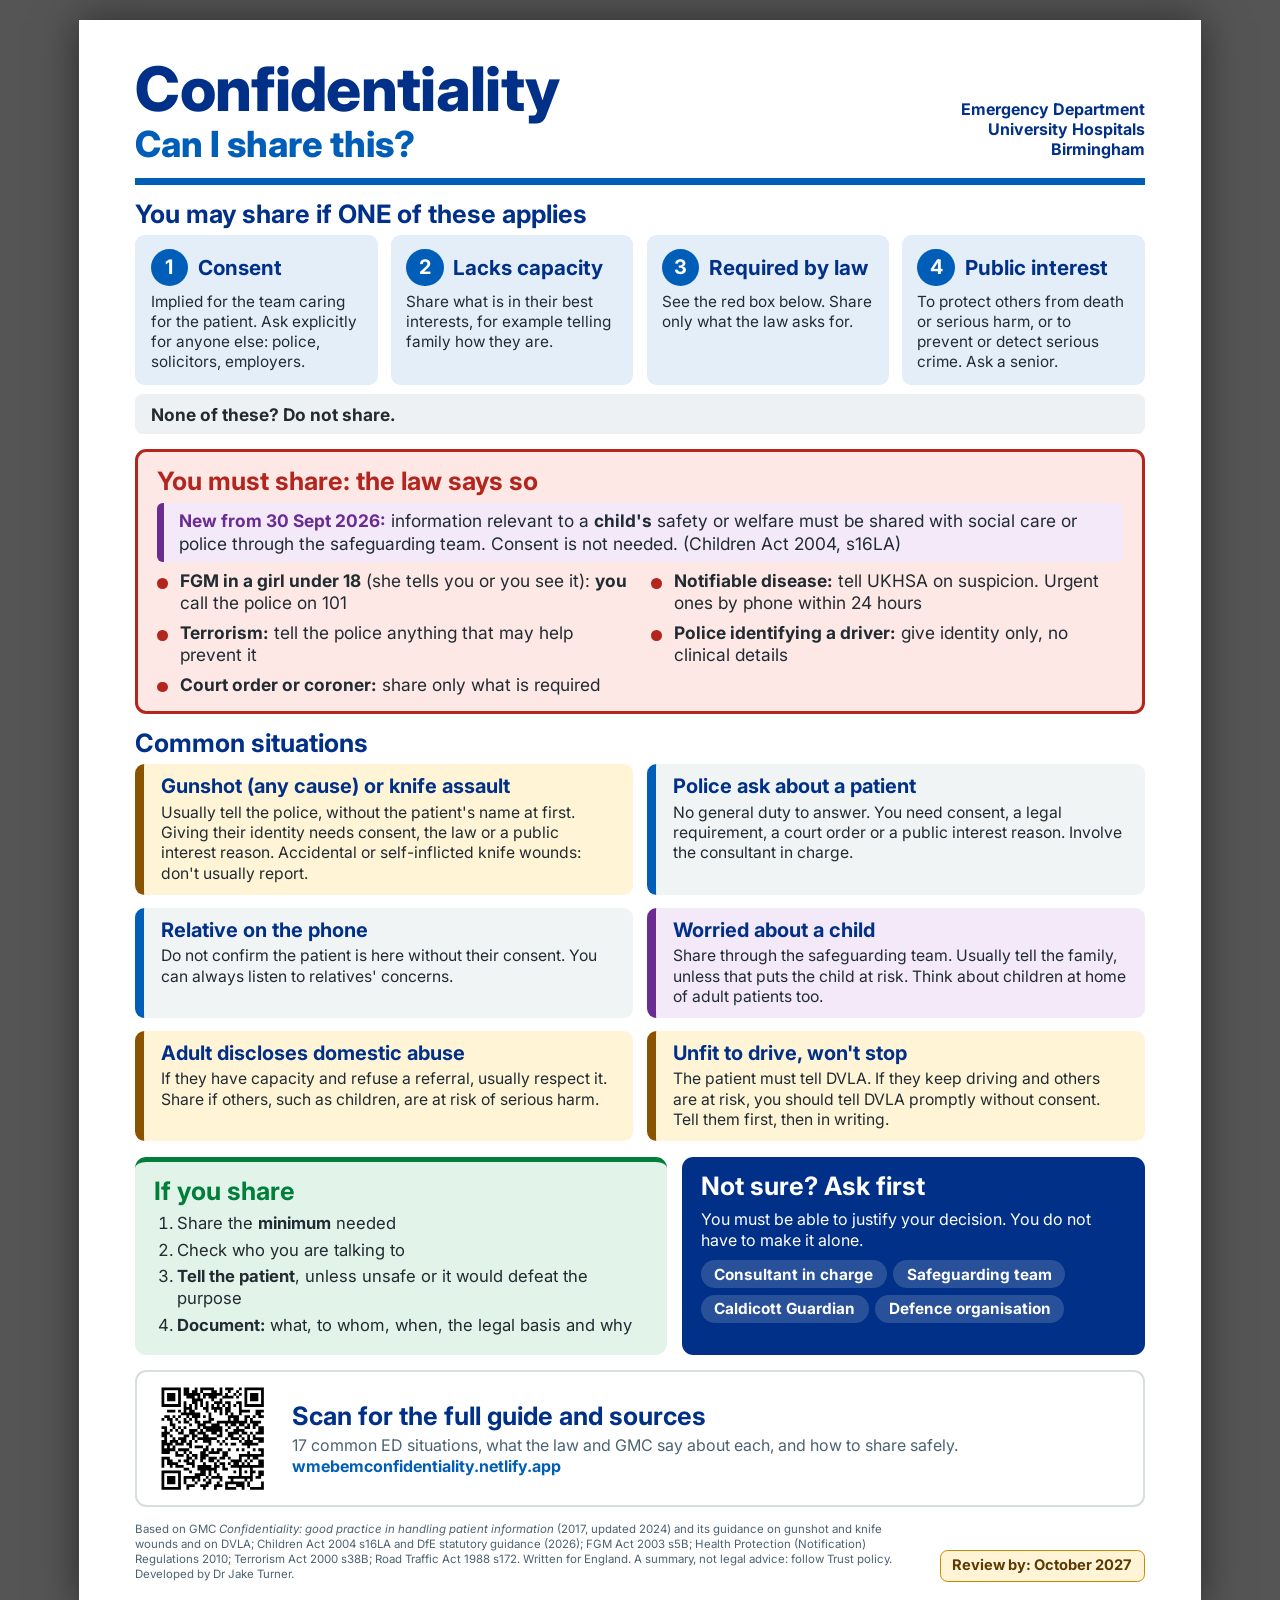
<file: poster/index.html>
<!DOCTYPE html>
<html lang="en-GB">
<head>
<meta charset="UTF-8">
<meta name="viewport" content="width=device-width, initial-scale=1.0">
<title>Confidentiality: A3 poster</title>
<link href="https://fonts.googleapis.com/css2?family=Inter:wght@400;600;700;800&display=swap" rel="stylesheet">
<style>
:root { --blue:#005eb8; --dark-blue:#003087; --text:#212b32; --muted:#4c6272; --line:#d8dde0; --must:#b3261e; --must-bg:#fde8e6; --may:#8a5300; --may-bg:#fff4d6; --ok:#007f3b; --ok-bg:#e2f3e9; --new:#6b2c91; --new-bg:#f3e9f8; }
* { box-sizing:border-box; -webkit-print-color-adjust:exact !important; print-color-adjust:exact !important; }
html,body { margin:0; padding:0; }
body { font-family:'Inter',Arial,sans-serif; color:var(--text); background:#555; }
.poster { width:297mm; height:420mm; margin:0 auto; background:#fff; padding:10mm 15mm 7mm; display:flex; flex-direction:column; gap:4mm; overflow:hidden; }
header { display:flex; align-items:flex-end; gap:8mm; border-bottom:2mm solid var(--blue); padding-bottom:4mm; }
header h1 { flex:1; margin:0; font-size:46pt; line-height:1.02; color:var(--dark-blue); font-weight:800; letter-spacing:-0.5pt; }
header h1 span { display:block; font-size:27pt; color:var(--blue); font-weight:800; letter-spacing:0; margin-top:1.5mm; }
.org { flex:none; text-align:right; font-size:12pt; font-weight:700; color:var(--dark-blue); line-height:1.25; padding-bottom:1mm; }
h2.sec { margin:0 0 2mm; font-size:19pt; color:var(--dark-blue); line-height:1.1; }
.four { display:grid; grid-template-columns:repeat(4,1fr); gap:3.5mm; }
.four div { background:#e3eef9; border-radius:2.5mm; padding:3.5mm 4mm; }
.four b { display:flex; align-items:center; gap:2.5mm; font-size:15.5pt; color:var(--dark-blue); line-height:1.12; margin-bottom:1.5mm; }
.four b i { font-style:normal; flex:none; width:10mm; height:10mm; border-radius:50%; background:var(--blue); color:#fff; display:flex; align-items:center; justify-content:center; font-size:15pt; }
.four p { margin:0; font-size:11.5pt; line-height:1.3; color:var(--text); }
.none { margin:2.5mm 0 0; background:#eef1f3; border-radius:2mm; padding:2.5mm 4mm; font-size:13pt; font-weight:700; color:var(--text); }
.must { border:1mm solid var(--must); border-radius:3mm; padding:4mm 5mm; background:var(--must-bg); }
.must h2 { color:var(--must); }
.must ul { margin:0; padding:0; list-style:none; display:grid; grid-template-columns:1fr 1fr; gap:2mm 6mm; }
.must li { font-size:13pt; line-height:1.28; padding-left:6mm; position:relative; }
.must li::before { content:""; position:absolute; left:0; top:2.2mm; width:2.8mm; height:2.8mm; background:var(--must); border-radius:50%; }
.must li.new { grid-column:1 / -1; background:var(--new-bg); border-left:2mm solid var(--new); border-radius:1.5mm; padding:2mm 3mm 2mm 4mm; }
.must li.new::before { display:none; }
.must li.new b.flag { color:var(--new); }
.grid { display:grid; grid-template-columns:1fr 1fr; gap:3.5mm; }
.tile { border-radius:2.5mm; padding:2.8mm 4.5mm; background:#f0f4f5; border-left:2.5mm solid var(--blue); }
.tile.may { border-left-color:var(--may); background:var(--may-bg); }
.tile.child { border-left-color:var(--new); background:var(--new-bg); }
.tile h3 { margin:0 0 1.2mm; font-size:15pt; line-height:1.15; color:var(--dark-blue); }
.tile p { margin:0; font-size:11.8pt; line-height:1.3; }
.bottom { display:grid; grid-template-columns:1.15fr 1fr; gap:4mm; }
.how { background:var(--ok-bg); border-radius:3mm; padding:4mm 5mm; border-top:1.5mm solid var(--ok); }
.how h2 { color:var(--ok); }
.how ol { margin:0; padding-left:6mm; font-size:12.5pt; line-height:1.32; }
.how li { margin:0 0 1.2mm; }
.ask { background:var(--dark-blue); color:#fff; border-radius:3mm; padding:4mm 5mm; display:flex; flex-direction:column; gap:2.5mm; }
.ask h2 { color:#fff; margin:0; }
.ask p { margin:0; font-size:12pt; line-height:1.3; }
.ask ul { margin:0; padding:0; list-style:none; display:flex; flex-wrap:wrap; gap:1.8mm; }
.ask li { background:rgba(255,255,255,.16); border-radius:10mm; padding:1.2mm 3.5mm; font-size:11.5pt; font-weight:700; }
.qrband { display:flex; align-items:center; gap:6mm; border:0.6mm solid var(--line); border-radius:3mm; padding:2.5mm 5mm; }
.qrband svg { width:30mm; height:30mm; flex:none; }
.qrband h2 { margin:0 0 1mm; font-size:19pt; color:var(--dark-blue); }
.qrband p { margin:0; font-size:12pt; line-height:1.3; color:var(--muted); }
.qrband .url { font-weight:700; color:var(--blue); }
footer { margin-top:auto; display:flex; align-items:flex-end; gap:6mm; font-size:8.6pt; color:var(--muted); line-height:1.32; }
footer div:first-child { flex:1; }
footer .review { background:#fff4d6; border:0.5mm solid #c98a00; color:#5c3a00; border-radius:2mm; padding:1.5mm 3mm; font-weight:700; font-size:11pt; white-space:nowrap; }
@media screen { body { padding:20px 0; } .poster { box-shadow:0 0 40px rgba(0,0,0,.5); } }
@media print { @page { size:A3 portrait; margin:0; } body { background:#fff; } }
</style>
</head>
<body>
<div class="poster">

<header>
  <h1>Confidentiality<span>Can I share this?</span></h1>
  <div class="org">Emergency Department<br>University Hospitals<br>Birmingham</div>
</header>

<section>
  <h2 class="sec">You may share if ONE of these applies</h2>
  <div class="four">
    <div><b><i>1</i>Consent</b><p>Implied for the team caring for the patient. Ask explicitly for anyone else: police, solicitors, employers.</p></div>
    <div><b><i>2</i>Lacks capacity</b><p>Share what is in their best interests, for example telling family how they are.</p></div>
    <div><b><i>3</i>Required by law</b><p>See the red box below. Share only what the law asks for.</p></div>
    <div><b><i>4</i>Public interest</b><p>To protect others from death or serious harm, or to prevent or detect serious crime. Ask a senior.</p></div>
  </div>
  <p class="none">None of these? Do not share.</p>
</section>

<section class="must">
  <h2 class="sec">You must share: the law says so</h2>
  <ul>
    <li class="new"><b class="flag">New from 30 Sept 2026:</b> information relevant to a <b>child's</b> safety or welfare must be shared with social care or police through the safeguarding team. Consent is not needed. <span style="white-space:nowrap">(Children Act 2004, s16LA)</span></li>
    <li><b>FGM in a girl under 18</b> (she tells you or you see it): <b>you</b> call the police on 101</li>
    <li><b>Notifiable disease:</b> tell UKHSA on suspicion. Urgent ones by phone within 24 hours</li>
    <li><b>Terrorism:</b> tell the police anything that may help prevent it</li>
    <li><b>Police identifying a driver:</b> give identity only, no clinical details</li>
    <li><b>Court order or coroner:</b> share only what is required</li>
  </ul>
</section>

<section>
  <h2 class="sec">Common situations</h2>
  <div class="grid">
    <div class="tile may"><h3>Gunshot (any cause) or knife assault</h3><p>Usually tell the police, without the patient's name at first. Giving their identity needs consent, the law or a public interest reason. Accidental or self-inflicted knife wounds: don't usually report.</p></div>
    <div class="tile"><h3>Police ask about a patient</h3><p>No general duty to answer. You need consent, a legal requirement, a court order or a public interest reason. Involve the consultant in charge.</p></div>
    <div class="tile"><h3>Relative on the phone</h3><p>Do not confirm the patient is here without their consent. You can always listen to relatives' concerns.</p></div>
    <div class="tile child"><h3>Worried about a child</h3><p>Share through the safeguarding team. Usually tell the family, unless that puts the child at risk. Think about children at home of adult patients too.</p></div>
    <div class="tile may"><h3>Adult discloses domestic abuse</h3><p>If they have capacity and refuse a referral, usually respect it. Share if others, such as children, are at risk of serious harm.</p></div>
    <div class="tile may"><h3>Unfit to drive, won't stop</h3><p>The patient must tell DVLA. If they keep driving and others are at risk, you should tell DVLA promptly without consent. Tell them first, then in writing.</p></div>
  </div>
</section>

<section class="bottom">
  <div class="how">
    <h2 class="sec">If you share</h2>
    <ol>
      <li>Share the <b>minimum</b> needed</li>
      <li>Check who you are talking to</li>
      <li><b>Tell the patient</b>, unless unsafe or it would defeat the purpose</li>
      <li><b>Document:</b> what, to whom, when, the legal basis and why</li>
    </ol>
  </div>
  <div class="ask">
    <h2 class="sec">Not sure? Ask first</h2>
    <p>You must be able to justify your decision. You do not have to make it alone.</p>
    <ul>
      <li>Consultant in charge</li>
      <li>Safeguarding team</li>
      <li>Caldicott Guardian</li>
      <li>Defence organisation</li>
    </ul>
  </div>
</section>

<section class="qrband">
  <svg role="img" aria-label="QR code: wmebemconfidentiality.netlify.app" xmlns="http://www.w3.org/2000/svg" viewBox="0 0 41 41"><path stroke="#000" d="M2 2.5h7m1 0h2m2 0h1m1 0h5m2 0h1m1 0h3m2 0h1m1 0h7m-37 1h1m5 0h1m1 0h2m1 0h2m1 0h1m3 0h2m1 0h1m2 0h1m2 0h1m2 0h1m5 0h1m-37 1h1m1 0h3m1 0h1m1 0h6m1 0h7m1 0h1m2 0h1m1 0h1m1 0h1m1 0h3m1 0h1m-37 1h1m1 0h3m1 0h1m2 0h3m1 0h1m1 0h1m1 0h3m2 0h4m1 0h1m2 0h1m1 0h3m1 0h1m-37 1h1m1 0h3m1 0h1m4 0h4m3 0h1m2 0h1m8 0h1m1 0h3m1 0h1m-37 1h1m5 0h1m1 0h1m2 0h2m1 0h1m1 0h1m2 0h3m1 0h2m2 0h2m1 0h1m5 0h1m-37 1h7m1 0h1m1 0h1m1 0h1m1 0h1m1 0h1m1 0h1m1 0h1m1 0h1m1 0h1m1 0h1m1 0h1m1 0h7m-29 1h3m1 0h1m2 0h2m1 0h4m1 0h2m3 0h1m-27 1h3m1 0h1m1 0h1m1 0h2m4 0h1m2 0h1m1 0h1m1 0h2m3 0h4m2 0h3m-30 1h7m3 0h1m3 0h1m1 0h1m1 0h1m2 0h1m5 0h2m-35 1h2m1 0h1m1 0h1m2 0h1m1 0h3m1 0h1m1 0h1m6 0h4m2 0h2m1 0h1m1 0h2m-37 1h1m1 0h2m1 0h1m2 0h1m1 0h1m1 0h1m4 0h2m5 0h1m1 0h2m2 0h1m1 0h1m-30 1h1m2 0h1m1 0h2m2 0h2m1 0h3m2 0h11m1 0h4m-33 1h2m5 0h1m2 0h3m2 0h3m2 0h1m1 0h2m1 0h2m1 0h1m1 0h2m-35 1h2m2 0h1m1 0h1m1 0h1m4 0h1m1 0h7m2 0h1m2 0h1m2 0h2m1 0h1m1 0h2m-36 1h1m1 0h1m1 0h1m1 0h1m2 0h3m1 0h1m1 0h6m1 0h1m2 0h4m5 0h2m-37 1h3m3 0h2m2 0h2m1 0h3m2 0h2m1 0h1m2 0h4m1 0h2m1 0h1m1 0h3m-37 1h2m1 0h1m4 0h2m1 0h2m2 0h2m3 0h2m2 0h2m2 0h1m2 0h1m1 0h1m-33 1h1m2 0h1m1 0h3m2 0h1m1 0h7m3 0h1m1 0h3m1 0h1m1 0h1m1 0h4m-37 1h2m1 0h3m1 0h2m1 0h1m1 0h1m2 0h3m2 0h1m1 0h1m5 0h1m1 0h3m2 0h2m-37 1h4m1 0h3m1 0h2m6 0h1m3 0h1m1 0h1m1 0h2m2 0h6m-35 1h1m1 0h1m1 0h1m5 0h1m1 0h3m1 0h1m14 0h1m-32 1h5m1 0h4m5 0h2m1 0h1m1 0h2m2 0h1m2 0h1m1 0h1m3 0h1m1 0h2m-37 1h3m2 0h1m2 0h1m1 0h1m3 0h2m1 0h4m1 0h2m7 0h1m4 0h1m-32 1h3m1 0h1m1 0h2m1 0h3m5 0h2m4 0h9m-37 1h3m6 0h2m1 0h1m1 0h2m1 0h3m1 0h2m1 0h1m3 0h1m2 0h1m1 0h2m-35 1h1m1 0h2m2 0h1m1 0h2m1 0h1m2 0h1m2 0h2m1 0h1m4 0h4m1 0h1m1 0h1m2 0h2m-37 1h1m1 0h4m3 0h3m3 0h1m3 0h1m1 0h2m1 0h1m1 0h2m1 0h1m1 0h1m3 0h2m-37 1h1m2 0h1m1 0h3m3 0h1m1 0h5m1 0h2m1 0h1m2 0h12m-29 1h2m3 0h7m2 0h2m4 0h1m3 0h1m-33 1h7m3 0h1m3 0h2m1 0h1m1 0h1m6 0h1m1 0h1m1 0h1m1 0h2m1 0h2m-37 1h1m5 0h1m5 0h4m1 0h1m2 0h1m7 0h1m3 0h1m2 0h2m-37 1h1m1 0h3m1 0h1m1 0h6m2 0h1m1 0h4m2 0h9m1 0h2m-36 1h1m1 0h3m1 0h1m1 0h1m2 0h1m1 0h1m1 0h1m1 0h1m3 0h1m3 0h1m4 0h1m1 0h1m-33 1h1m1 0h3m1 0h1m1 0h1m3 0h1m3 0h2m2 0h1m2 0h7m1 0h1m4 0h1m-37 1h1m5 0h1m2 0h3m2 0h3m2 0h3m1 0h1m3 0h3m1 0h1m4 0h1m-37 1h7m2 0h1m5 0h1m3 0h1m3 0h4m2 0h1m2 0h5"/></svg>

  <div>
    <h2>Scan for the full guide and sources</h2>
    <p>17 common ED situations, what the law and GMC say about each, and how to share safely.</p>
    <p class="url">wmebemconfidentiality.netlify.app</p>
  </div>
</section>

<footer>
  <div>Based on GMC <i>Confidentiality: good practice in handling patient information</i> (2017, updated 2024) and its guidance on gunshot and knife wounds and on DVLA; Children Act 2004 s16LA and DfE statutory guidance (2026); FGM Act 2003 s5B; Health Protection (Notification) Regulations 2010; Terrorism Act 2000 s38B; Road Traffic Act 1988 s172. Written for England. A summary, not legal advice: follow Trust policy. Developed by Dr Jake Turner.</div>
  <div class="review">Review by: October 2027</div>
</footer>

</div>
</body>
</html>
</file>
